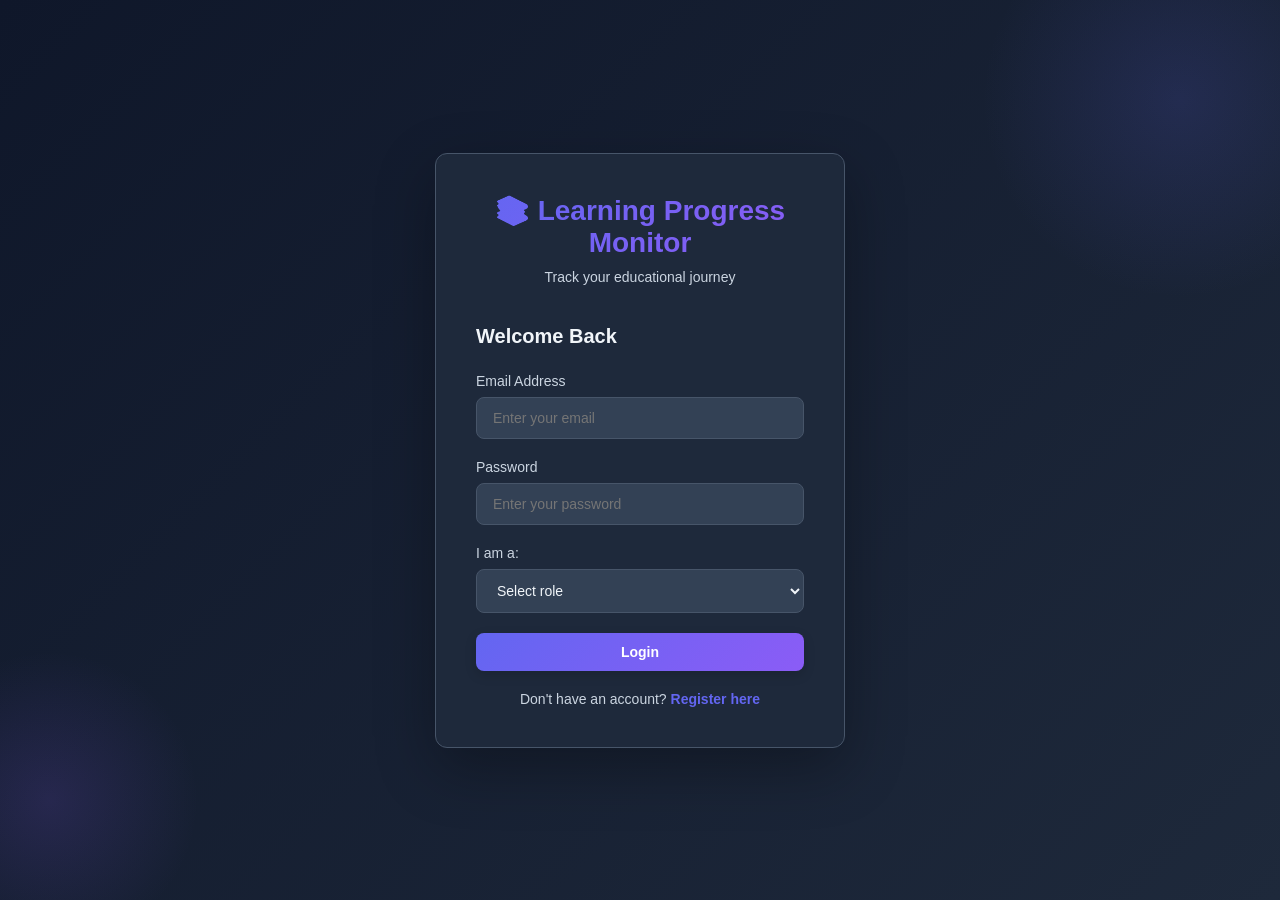
<file: frontend/index.html>
<!DOCTYPE html>
<html lang="en">
<head>
    <meta charset="UTF-8">
    <meta name="viewport" content="width=device-width, initial-scale=1.0">
    <title>Learning Progress Monitor</title>
    <link rel="stylesheet" href="styles.css">
</head>
<body>
    <!-- Auth Container -->
    <div id="auth-container" class="container">
        <div class="auth-wrapper">
            <div class="auth-card">
                <div class="auth-header">
                    <h1>📚 Learning Progress Monitor</h1>
                    <p>Track your educational journey</p>
                </div>

                <!-- Login Form -->
                <div id="login-form" class="auth-form active">
                    <h2>Welcome Back</h2>
                    <form id="loginForm">
                        <div class="form-group">
                            <label for="login-email">Email Address</label>
                            <input type="email" id="login-email" placeholder="Enter your email" required>
                        </div>
                        <div class="form-group">
                            <label for="login-password">Password</label>
                            <input type="password" id="login-password" placeholder="Enter your password" required>
                        </div>
                        <div class="form-group">
                            <label for="login-role">I am a:</label>
                            <select id="login-role" required>
                                <option value="">Select role</option>
                                <option value="student">Student</option>
                                <option value="admin">Admin</option>
                            </select>
                        </div>
                        <button type="submit" class="btn btn-primary btn-block">Login</button>
                    </form>
                    <p class="auth-toggle">Don't have an account? <a href="#" onclick="toggleAuth()">Register here</a></p>
                </div>

                <!-- Register Form -->
                <div id="register-form" class="auth-form">
                    <h2>Create Account</h2>
                    <form id="registerForm">
                        <div class="form-group">
                            <label for="register-email">Email Address</label>
                            <input type="email" id="register-email" placeholder="Enter your email" required>
                        </div>
                        <div class="form-group">
                            <label for="register-password">Password</label>
                            <input type="password" id="register-password" placeholder="Create a password" required>
                        </div>
                        <div class="form-group">
                            <label for="register-role">Join as:</label>
                            <select id="register-role" required>
                                <option value="">Select role</option>
                                <option value="student">Student</option>
                                <option value="admin">Admin</option>
                            </select>
                        </div>
                        <button type="submit" class="btn btn-primary btn-block">Create Account</button>
                    </form>
                    <p class="auth-toggle">Already have an account? <a href="#" onclick="toggleAuth()">Login here</a></p>
                </div>

                <div id="auth-message" class="message"></div>
            </div>
        </div>
    </div>

    <!-- Main App Container -->
    <div id="app-container" class="app-container hidden">
        <!-- Header -->
        <header class="header">
            <div class="header-content">
                <div class="logo">📚 Learning Progress</div>
                <div class="header-right">
                    <span id="user-email" class="user-info"></span>
                    <button class="btn btn-secondary" onclick="logout()">Logout</button>
                </div>
            </div>
        </header>

        <!-- Sidebar Navigation -->
        <nav class="sidebar">
            <ul class="nav-menu">
                <li><a href="#" onclick="showStudentDashboard()" class="nav-link active" data-page="dashboard">
                    <span class="icon">📊</span> Dashboard
                </a></li>
                <li><a href="#" onclick="showCourses()" class="nav-link" data-page="courses">
                    <span class="icon">📖</span> Courses
                </a></li>
                <li><a href="#" onclick="showProgress()" class="nav-link" data-page="progress">
                    <span class="icon">📈</span> My Progress
                </a></li>
                <li id="admin-nav" class="hidden"><a href="#" onclick="showAdminDashboard()" class="nav-link" data-page="admin">
                    <span class="icon">⚙️</span> Admin Panel
                </a></li>
            </ul>
        </nav>

        <!-- Main Content -->
        <main class="main-content">
            <!-- Dashboard Page -->
            <div id="dashboard-page" class="page active">
                <div class="page-header">
                    <h2>Welcome to Your Dashboard</h2>
                    <p>Here's your learning overview</p>
                </div>

                <div class="dashboard-grid">
                    <div class="stat-card">
                        <div class="stat-icon">📚</div>
                        <h3>Total Topics</h3>
                        <p class="stat-value" id="total-topics">0</p>
                    </div>
                    <div class="stat-card">
                        <div class="stat-icon">✅</div>
                        <h3>Completed</h3>
                        <p class="stat-value" id="completed-topics">0</p>
                    </div>
                    <div class="stat-card">
                        <div class="stat-icon">📊</div>
                        <h3>Progress</h3>
                        <p class="stat-value" id="progress-percent">0%</p>
                    </div>
                    <div class="stat-card">
                        <div class="stat-icon">🎯</div>
                        <h3>Enrolled Courses</h3>
                        <p class="stat-value" id="enrolled-count">0</p>
                    </div>
                </div>

                <div class="progress-card">
                    <h3>Overall Progress</h3>
                    <div class="progress-bar-container">
                        <div class="progress-bar" id="progress-bar-overall"></div>
                    </div>
                    <p id="progress-text" class="progress-text">0/0 topics completed</p>
                </div>
            </div>

            <!-- Courses Page -->
            <div id="courses-page" class="page">
                <div class="page-header">
                    <h2>Available Courses</h2>
                    <p>Explore and enroll in courses</p>
                </div>

                <div id="courses-list" class="courses-grid">
                    <!-- Populated by JavaScript -->
                </div>
            </div>

            <!-- Progress Page -->
            <div id="progress-page" class="page">
                <div class="page-header">
                    <h2>Your Learning Path</h2>
                    <p>Track your progress through each course</p>
                </div>

                <div id="progress-view" class="progress-view">
                    <!-- Course structure populated here -->
                </div>
            </div>

            <!-- Admin Dashboard -->
            <div id="admin-page" class="page">
                <div class="page-header">
                    <h2>Admin Dashboard</h2>
                    <p>Manage the learning system</p>
                </div>

                <div class="admin-grid">
                    <div class="admin-card">
                        <h3>📊 System Statistics</h3>
                        <div class="stat-mini">
                            <p>Total Users: <strong id="admin-users">0</strong></p>
                            <p>Total Courses: <strong id="admin-courses">0</strong></p>
                            <p>Total Topics: <strong id="admin-topics">0</strong></p>
                        </div>
                    </div>

                    <div class="admin-card">
                        <h3>🎓 Student Performance</h3>
                        <div id="admin-performance" class="performance-list">
                            <!-- Populated by JavaScript -->
                        </div>
                    </div>
                </div>
            </div>
        </main>
    </div>

    <!-- Modal for Course Details -->
    <div id="course-modal" class="modal hidden">
        <div class="modal-content">
            <button class="modal-close" onclick="closeCourseModal()">&times;</button>
            <h2 id="modal-course-title"></h2>
            <p id="modal-course-desc" class="modal-description"></p>
            
            <div id="subjects-container" class="subjects-list">
                <!-- Subjects and topics loaded here -->
            </div>

            <div class="modal-actions">
                <button class="btn btn-secondary" onclick="closeCourseModal()">Close</button>
            </div>
        </div>
    </div>

    <!-- Loading Spinner -->
    <div id="loading-spinner" class="spinner hidden">
        <div class="spinner-ring"></div>
    </div>

    <script src="app.js"></script>
</body>
</html>
</file>
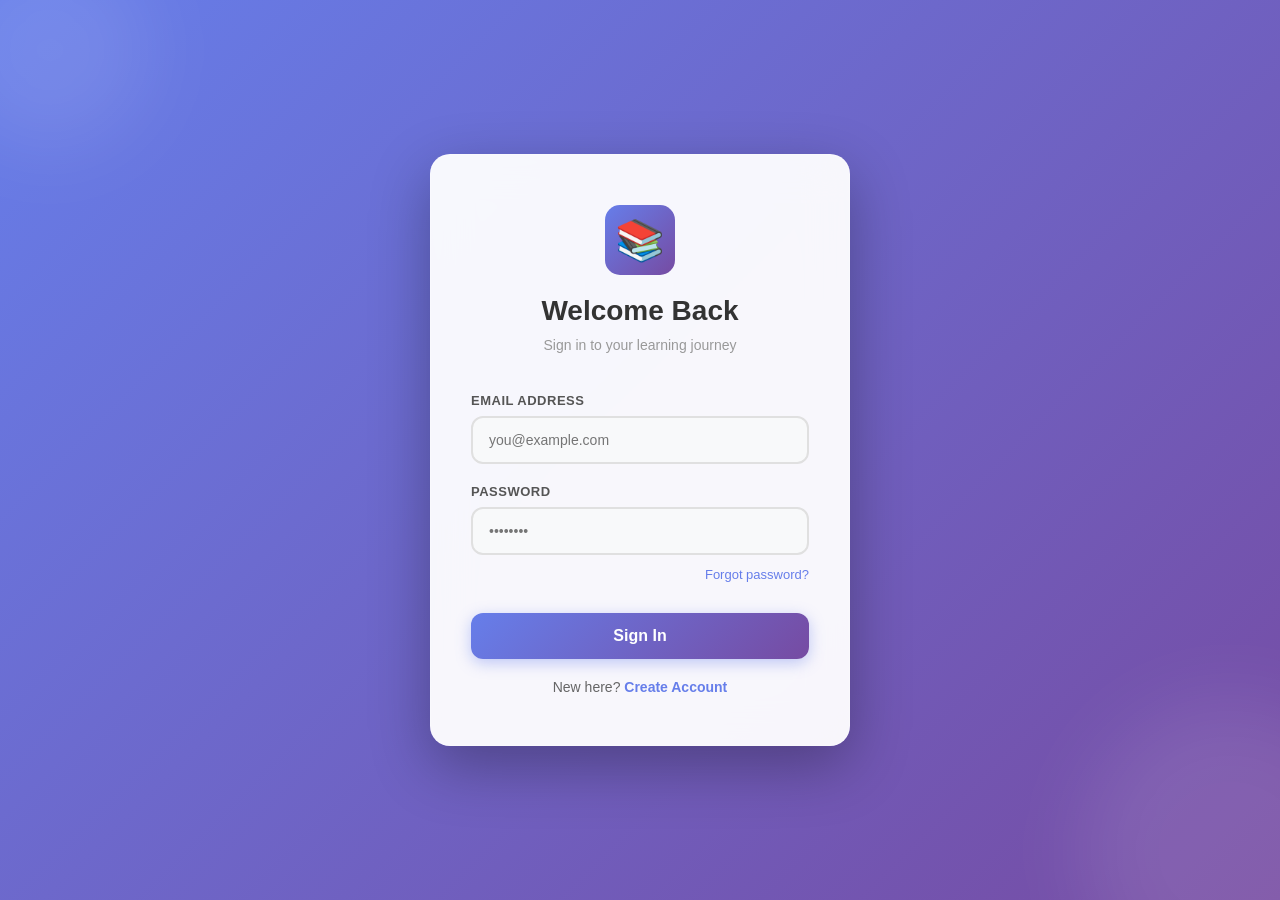
<file: new front end/index.html>
<!DOCTYPE html>
<html lang="en">
<head>
    <meta charset="UTF-8">
    <meta name="viewport" content="width=device-width, initial-scale=1.0">
    <title>Login - Learning Progress Tracker</title>
    <style>
        * {
            margin: 0;
            padding: 0;
            box-sizing: border-box;
        }

        body {
            font-family: 'Segoe UI', Tahoma, Geneva, Verdana, sans-serif;
            background: linear-gradient(135deg, #667eea 0%, #764ba2 100%);
            min-height: 100vh;
            display: flex;
            justify-content: center;
            align-items: center;
            overflow: hidden;
        }

        .background-animation {
            position: fixed;
            width: 100%;
            height: 100%;
            top: 0;
            left: 0;
            z-index: 0;
            overflow: hidden;
        }

        .blob {
            position: absolute;
            background: rgba(255, 255, 255, 0.1);
            border-radius: 50%;
            filter: blur(40px);
            animation: float 15s infinite;
        }

        .blob1 { width: 200px; height: 200px; top: -50px; left: -50px; animation-duration: 15s; }
        .blob2 { width: 300px; height: 300px; bottom: -100px; right: -100px; animation-delay: 3s; animation-duration: 18s; }
        .blob3 { width: 150px; height: 150px; top: 50%; left: 50%; animation-delay: 6s; animation-duration: 20s; }

        @keyframes float {
            0%, 100% { transform: translate(0px, 0px) scale(1); }
            33% { transform: translate(30px, -30px) scale(1.1); }
            66% { transform: translate(-20px, 20px) scale(0.9); }
        }

        .container {
            position: relative;
            z-index: 1;
            background: rgba(255, 255, 255, 0.95);
            backdrop-filter: blur(20px);
            padding: 50px 40px;
            border-radius: 20px;
            box-shadow: 0 20px 60px rgba(0, 0, 0, 0.3);
            width: 100%;
            max-width: 420px;
            border: 1px solid rgba(255, 255, 255, 0.2);
            animation: slideUp 0.8s ease-out;
        }

        @keyframes slideUp {
            from {
                opacity: 0;
                transform: translateY(40px);
            }
            to {
                opacity: 1;
                transform: translateY(0);
            }
        }

        .logo-section {
            text-align: center;
            margin-bottom: 40px;
        }

        .logo {
            width: 70px;
            height: 70px;
            background: linear-gradient(135deg, #667eea 0%, #764ba2 100%);
            border-radius: 15px;
            display: flex;
            align-items: center;
            justify-content: center;
            margin: 0 auto 20px;
            font-size: 40px;
            animation: bounce 2s infinite;
        }

        @keyframes bounce {
            0%, 100% { transform: translateY(0); }
            50% { transform: translateY(-10px); }
        }

        h2 {
            color: #333;
            font-size: 28px;
            margin-bottom: 10px;
            text-align: center;
        }

        .subtitle {
            color: #999;
            text-align: center;
            font-size: 14px;
            margin-bottom: 30px;
        }

        .input-group {
            margin-bottom: 20px;
        }

        .input-group label {
            display: block;
            color: #555;
            font-size: 13px;
            font-weight: 600;
            margin-bottom: 8px;
            text-transform: uppercase;
            letter-spacing: 0.5px;
        }

        input {
            width: 100%;
            padding: 14px 16px;
            border: 2px solid #e0e0e0;
            border-radius: 12px;
            font-size: 14px;
            transition: all 0.3s ease;
            background: #f8f9fa;
        }

        input:focus {
            outline: none;
            border-color: #667eea;
            background: white;
            box-shadow: 0 0 0 4px rgba(102, 126, 234, 0.1);
            transform: translateY(-2px);
        }

        button {
            width: 100%;
            padding: 14px;
            background: linear-gradient(135deg, #667eea 0%, #764ba2 100%);
            color: white;
            border: none;
            border-radius: 12px;
            font-size: 16px;
            font-weight: 600;
            cursor: pointer;
            margin-top: 10px;
            transition: all 0.3s ease;
            box-shadow: 0 4px 15px rgba(102, 126, 234, 0.4);
        }

        button:hover {
            transform: translateY(-2px);
            box-shadow: 0 6px 20px rgba(102, 126, 234, 0.6);
        }

        button:active {
            transform: translateY(0);
        }

        .signup-link {
            text-align: center;
            margin-top: 20px;
            color: #666;
            font-size: 14px;
        }

        .signup-link a {
            color: #667eea;
            text-decoration: none;
            font-weight: 600;
            transition: color 0.3s ease;
        }

        .signup-link a:hover {
            color: #764ba2;
            text-decoration: underline;
        }

        .forgot-password {
            text-align: right;
            margin-top: 10px;
        }

        .forgot-password a {
            color: #667eea;
            text-decoration: none;
            font-size: 13px;
            transition: color 0.3s ease;
        }

        .forgot-password a:hover {
            color: #764ba2;
        }

        @media (max-width: 480px) {
            .container {
                padding: 40px 25px;
                margin: 20px;
            }
            h2 {
                font-size: 24px;
            }
        }
    </style>
</head>
<body>
    <div class="background-animation">
        <div class="blob blob1"></div>
        <div class="blob blob2"></div>
        <div class="blob blob3"></div>
    </div>

    <div class="container">
        <div class="logo-section">
            <div class="logo">📚</div>
            <h2>Welcome Back</h2>
            <p class="subtitle">Sign in to your learning journey</p>
        </div>

        <div class="input-group">
            <label for="email">Email Address</label>
            <input id="email" type="email" placeholder="you@example.com" required>
        </div>

        <div class="input-group">
            <label for="password">Password</label>
            <input id="password" type="password" placeholder="••••••••" required>
            <div class="forgot-password">
                <a href="#">Forgot password?</a>
            </div>
        </div>

        <button onclick="login()">Sign In</button>

        <p class="signup-link">New here? <a href="register.html">Create Account</a></p>
    </div>

    <script src="js/auth.js"></script>
</body>
</html>
</file>
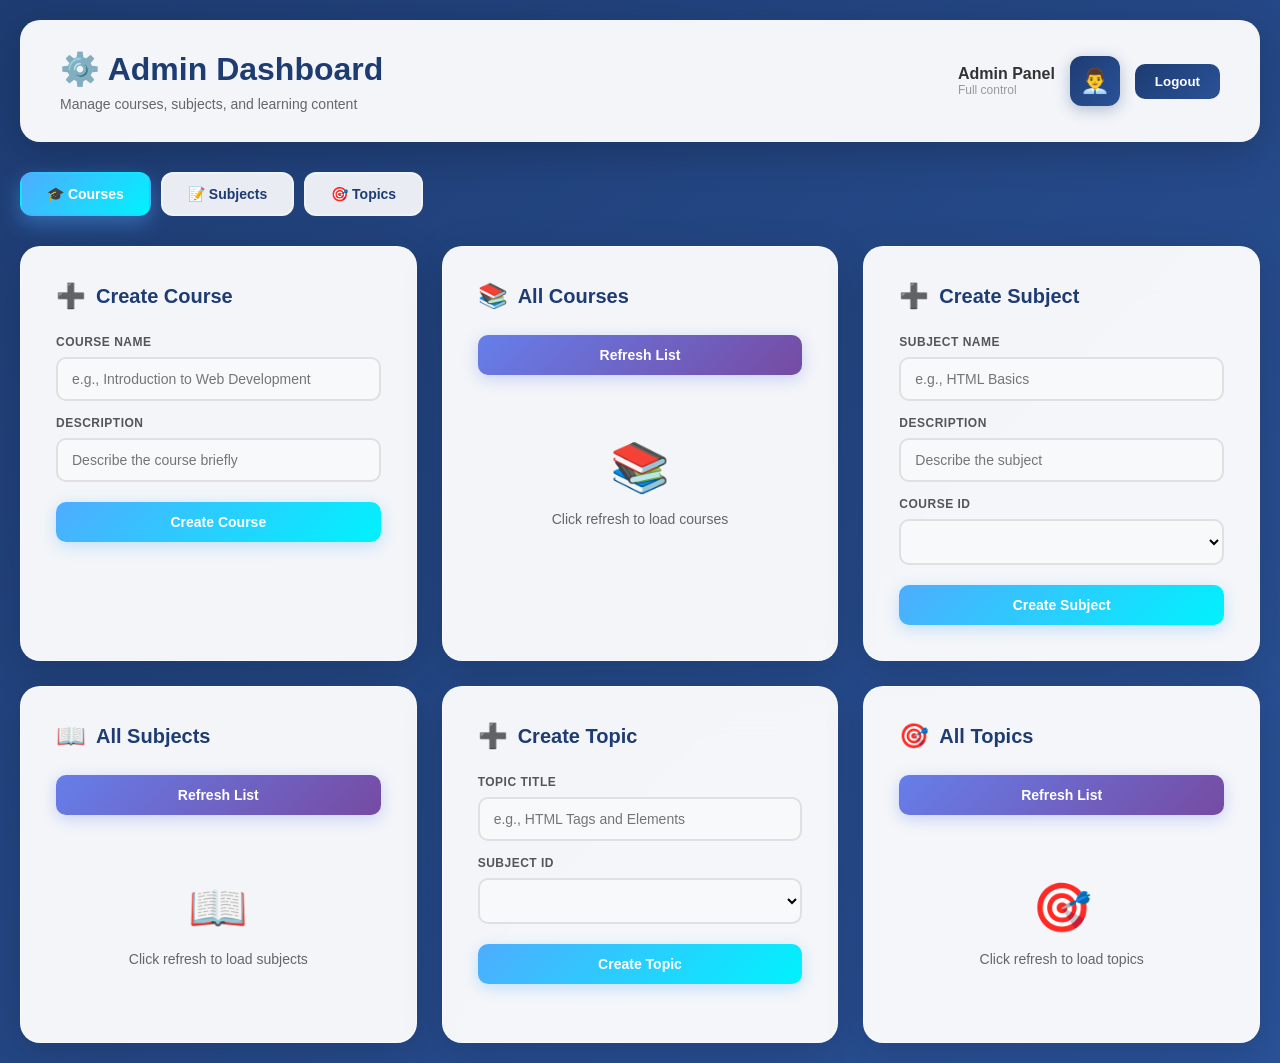
<file: new front end/admin.html>
<!DOCTYPE html>
<html lang="en">
<head>
    <meta charset="UTF-8">
    <meta name="viewport" content="width=device-width, initial-scale=1.0">
    <title>Admin Dashboard - Learning Progress Tracker</title>
    <style>
        * {
            margin: 0;
            padding: 0;
            box-sizing: border-box;
        }

        body {
            font-family: 'Segoe UI', Tahoma, Geneva, Verdana, sans-serif;
            background: linear-gradient(135deg, #1e3c72 0%, #2a5298 100%);
            min-height: 100vh;
            padding: 20px;
        }

        .header {
            background: rgba(255, 255, 255, 0.95);
            backdrop-filter: blur(20px);
            padding: 30px 40px;
            border-radius: 20px;
            box-shadow: 0 10px 40px rgba(0, 0, 0, 0.2);
            margin-bottom: 30px;
            display: flex;
            justify-content: space-between;
            align-items: center;
            animation: slideDown 0.6s ease-out;
        }

        @keyframes slideDown {
            from {
                opacity: 0;
                transform: translateY(-30px);
            }
            to {
                opacity: 1;
                transform: translateY(0);
            }
        }

        .header-content h1 {
            color: #1e3c72;
            font-size: 32px;
            margin-bottom: 8px;
        }

        .header-subtitle {
            color: #666;
            font-size: 14px;
        }

        .admin-profile {
            display: flex;
            align-items: center;
            gap: 15px;
        }

        .admin-avatar {
            width: 50px;
            height: 50px;
            background: linear-gradient(135deg, #1e3c72 0%, #2a5298 100%);
            border-radius: 12px;
            display: flex;
            align-items: center;
            justify-content: center;
            font-size: 24px;
            box-shadow: 0 4px 15px rgba(30, 60, 114, 0.3);
        }

        .logout-btn {
            padding: 10px 20px;
            background: linear-gradient(135deg, #1e3c72 0%, #2a5298 100%);
            color: white;
            border: none;
            border-radius: 10px;
            cursor: pointer;
            font-weight: 600;
            transition: all 0.3s ease;
        }

        .logout-btn:hover {
            transform: translateY(-2px);
            box-shadow: 0 4px 15px rgba(30, 60, 114, 0.4);
        }

        .container {
            max-width: 1400px;
            margin: 0 auto;
        }

        .tabs {
            display: flex;
            gap: 10px;
            margin-bottom: 30px;
            flex-wrap: wrap;
        }

        .tab-btn {
            padding: 12px 25px;
            background: rgba(255, 255, 255, 0.9);
            border: 2px solid rgba(255, 255, 255, 0.3);
            border-radius: 12px;
            cursor: pointer;
            font-weight: 600;
            font-size: 14px;
            color: #1e3c72;
            transition: all 0.3s ease;
            backdrop-filter: blur(20px);
        }

        .tab-btn:hover {
            background: white;
            border-color: white;
            transform: translateY(-2px);
            box-shadow: 0 5px 20px rgba(0, 0, 0, 0.1);
        }

        .tab-btn.active {
            background: linear-gradient(135deg, #4facfe 0%, #00f2fe 100%);
            border-color: transparent;
            color: white;
            box-shadow: 0 8px 20px rgba(79, 172, 254, 0.4);
        }

        .grid-section {
            display: grid;
            grid-template-columns: repeat(auto-fit, minmax(350px, 1fr));
            gap: 25px;
        }

        .section-card {
            background: rgba(255, 255, 255, 0.95);
            backdrop-filter: blur(20px);
            padding: 35px;
            border-radius: 20px;
            box-shadow: 0 10px 40px rgba(0, 0, 0, 0.15);
            border: 1px solid rgba(255, 255, 255, 0.5);
            animation: slideUp 0.6s ease-out forwards;
            opacity: 0;
        }

        .section-card:nth-child(1) { animation-delay: 0.1s; }
        .section-card:nth-child(2) { animation-delay: 0.2s; }
        .section-card:nth-child(3) { animation-delay: 0.3s; }
        .section-card:nth-child(4) { animation-delay: 0.4s; }

        @keyframes slideUp {
            from {
                opacity: 0;
                transform: translateY(30px);
            }
            to {
                opacity: 1;
                transform: translateY(0);
            }
        }

        .section-card h2 {
            color: #1e3c72;
            font-size: 20px;
            margin-bottom: 25px;
            display: flex;
            align-items: center;
            gap: 10px;
        }

        .section-icon {
            font-size: 24px;
        }

        .form-group {
            margin-bottom: 15px;
        }

        .form-group label {
            display: block;
            color: #555;
            font-size: 12px;
            font-weight: 600;
            margin-bottom: 8px;
            text-transform: uppercase;
            letter-spacing: 0.5px;
        }

        input, select {
            width: 100%;
            padding: 12px 14px;
            border: 2px solid #e0e0e0;
            border-radius: 10px;
            font-size: 14px;
            transition: all 0.3s ease;
            background: #f8f9fa;
            font-family: inherit;
        }

        input:focus, select:focus {
            outline: none;
            border-color: #4facfe;
            background: white;
            box-shadow: 0 0 0 4px rgba(79, 172, 254, 0.1);
            transform: translateY(-2px);
        }

        .button-group {
            display: flex;
            gap: 10px;
            margin-top: 20px;
        }

        .btn-create {
            flex: 1;
            padding: 12px 20px;
            background: linear-gradient(135deg, #4facfe 0%, #00f2fe 100%);
            color: white;
            border: none;
            border-radius: 10px;
            cursor: pointer;
            font-weight: 600;
            font-size: 14px;
            transition: all 0.3s ease;
            box-shadow: 0 4px 15px rgba(79, 172, 254, 0.3);
        }

        .btn-create:hover {
            transform: translateY(-2px);
            box-shadow: 0 6px 20px rgba(79, 172, 254, 0.5);
        }

        .btn-create:active {
            transform: translateY(0);
        }

        .btn-refresh {
            flex: 1;
            padding: 12px 20px;
            background: linear-gradient(135deg, #667eea 0%, #764ba2 100%);
            color: white;
            border: none;
            border-radius: 10px;
            cursor: pointer;
            font-weight: 600;
            font-size: 14px;
            transition: all 0.3s ease;
            box-shadow: 0 4px 15px rgba(102, 126, 234, 0.3);
        }

        .btn-refresh:hover {
            transform: translateY(-2px);
            box-shadow: 0 6px 20px rgba(102, 126, 234, 0.5);
        }

        .list-container {
            margin-top: 25px;
        }

        .item {
            padding: 15px;
            background: linear-gradient(135deg, #f5f7fa 0%, #c3cfe2 100%);
            border-radius: 12px;
            margin-bottom: 12px;
            border-left: 4px solid #4facfe;
            transition: all 0.3s ease;
            animation: slideIn 0.4s ease-out;
        }

        @keyframes slideIn {
            from {
                opacity: 0;
                transform: translateX(-20px);
            }
            to {
                opacity: 1;
                transform: translateX(0);
            }
        }

        .item:hover {
            transform: translateX(8px);
            box-shadow: 0 4px 15px rgba(79, 172, 254, 0.2);
        }

        .item-header {
            font-weight: 600;
            color: #1e3c72;
            margin-bottom: 5px;
            display: flex;
            justify-content: space-between;
            align-items: center;
        }

        .item-desc {
            font-size: 13px;
            color: #666;
            margin-bottom: 8px;
        }

        .item-actions {
            display: flex;
            gap: 8px;
        }

        .btn-small {
            padding: 6px 12px;
            background: white;
            border: 1px solid #e0e0e0;
            border-radius: 6px;
            cursor: pointer;
            font-size: 12px;
            transition: all 0.2s ease;
        }

        .btn-small:hover {
            background: #f8f9fa;
            border-color: #4facfe;
            color: #4facfe;
        }

        .empty-state {
            text-align: center;
            padding: 40px 20px;
            color: #999;
        }

        .empty-icon {
            font-size: 48px;
            margin-bottom: 15px;
        }

        .empty-text {
            color: #666;
            font-size: 14px;
        }

        @media (max-width: 768px) {
            .header {
                flex-direction: column;
                text-align: center;
                gap: 20px;
            }

            .header h1 {
                font-size: 24px;
            }

            .grid-section {
                grid-template-columns: 1fr;
            }

            .section-card {
                padding: 25px;
            }

            .tabs {
                justify-content: center;
            }
        }

        @media (max-width: 480px) {
            .header {
                padding: 20px;
            }

            .container {
                padding: 0;
            }

            .section-card {
                padding: 20px;
            }

            .section-card h2 {
                font-size: 18px;
            }

            .button-group {
                flex-direction: column;
            }
        }
    </style>
</head>
<body>
    <div class="container">
        <div class="header">
            <div class="header-content">
                <h1>⚙️ Admin Dashboard</h1>
                <p class="header-subtitle">Manage courses, subjects, and learning content</p>
            </div>
            <div class="admin-profile">
                <div>
                    <div style="color: #333; font-weight: 600;">Admin Panel</div>
                    <div style="color: #999; font-size: 12px;">Full control</div>
                </div>
                <div class="admin-avatar">👨‍💼</div>
                <button onclick="logout()" class="logout-btn">Logout</button>
            </div>
        </div>

        <div class="tabs">
            <button class="tab-btn active" onclick="switchTab('courses')">🎓 Courses</button>
            <button class="tab-btn" onclick="switchTab('subjects')">📝 Subjects</button>
            <button class="tab-btn" onclick="switchTab('topics')">🎯 Topics</button>
        </div>

        <div class="grid-section">
            <div class="section-card">
                <h2>
                    <span class="section-icon">➕</span>
                    <span>Create Course</span>
                </h2>
                <div class="form-group">
                    <label for="courseName">Course Name</label>
                    <input id="courseName" type="text" placeholder="e.g., Introduction to Web Development">
                </div>
                <div class="form-group">
                    <label for="courseDesc">Description</label>
                    <input id="courseDesc" type="text" placeholder="Describe the course briefly">
                </div>
                <div class="button-group">
                    <button class="btn-create" onclick="createCourse()">Create Course</button>
                </div>
            </div>

            <div class="section-card">
                <h2>
                    <span class="section-icon">📚</span>
                    <span>All Courses</span>
                </h2>
                <div class="button-group">
                    <button class="btn-refresh" onclick="loadCourses()">Refresh List</button>
                </div>
                <div class="list-container" id="courseList">
                    <div class="empty-state">
                        <div class="empty-icon">📚</div>
                        <div class="empty-text">Click refresh to load courses</div>
                    </div>
                </div>
            </div>

            <div class="section-card">
                <h2>
                    <span class="section-icon">➕</span>
                    <span>Create Subject</span>
                </h2>
                <div class="form-group">
                    <label for="subjectName">Subject Name</label>
                    <input id="subjectName" type="text" placeholder="e.g., HTML Basics">
                </div>
                <div class="form-group">
                    <label for="subjectDesc">Description</label>
                    <input id="subjectDesc" type="text" placeholder="Describe the subject">
                </div>
                <div class="form-group">
                    <label for="courseId">Course ID</label>
                    <select id="courseDropdown" onchange="onCourseChange()"></select>
                </div>
                <div class="button-group">
                    <button class="btn-create" onclick="createSubject()">Create Subject</button>
                </div>
            </div>

            <div class="section-card">
                <h2>
                    <span class="section-icon">📖</span>
                    <span>All Subjects</span>
                </h2>
                <div class="button-group">
                    <button class="btn-refresh" onclick="loadSubjects()">Refresh List</button>
                </div>
                <div class="list-container" id="subjectList">
                    <div class="empty-state">
                        <div class="empty-icon">📖</div>
                        <div class="empty-text">Click refresh to load subjects</div>
                    </div>
                </div>
            </div>

            <div class="section-card">
                <h2>
                    <span class="section-icon">➕</span>
                    <span>Create Topic</span>
                </h2>
                <div class="form-group">
                    <label for="topicTitle">Topic Title</label>
                    <input id="topicTitle" type="text" placeholder="e.g., HTML Tags and Elements">
                </div>
                <div class="form-group">
                    <label for="topicSubjectId">Subject ID</label>
                    <select id="subjectDropdown"></select>
                </div>
                <div class="button-group">
                    <button class="btn-create" onclick="createTopic()">Create Topic</button>
                </div>
            </div>

            <div class="section-card">
                <h2>
                    <span class="section-icon">🎯</span>
                    <span>All Topics</span>
                </h2>
                <div class="button-group">
                    <button class="btn-refresh" onclick="loadTopics()">Refresh List</button>
                </div>
                <div class="list-container" id="topicList">
                    <div class="empty-state">
                        <div class="empty-icon">🎯</div>
                        <div class="empty-text">Click refresh to load topics</div>
                    </div>
                </div>
            </div>
        </div>
    </div>

    <script>
        function initAdmin() {
            console.log("Admin panel initialized");
        }

        function switchTab(tabName) {
            // Tab switching functionality
            document.querySelectorAll('.tab-btn').forEach(btn => {
                btn.classList.remove('active');
            });
            event.target.classList.add('active');
        }
    </script>

    <script src="js/admin.js"></script>
</body>
</html>
</file>
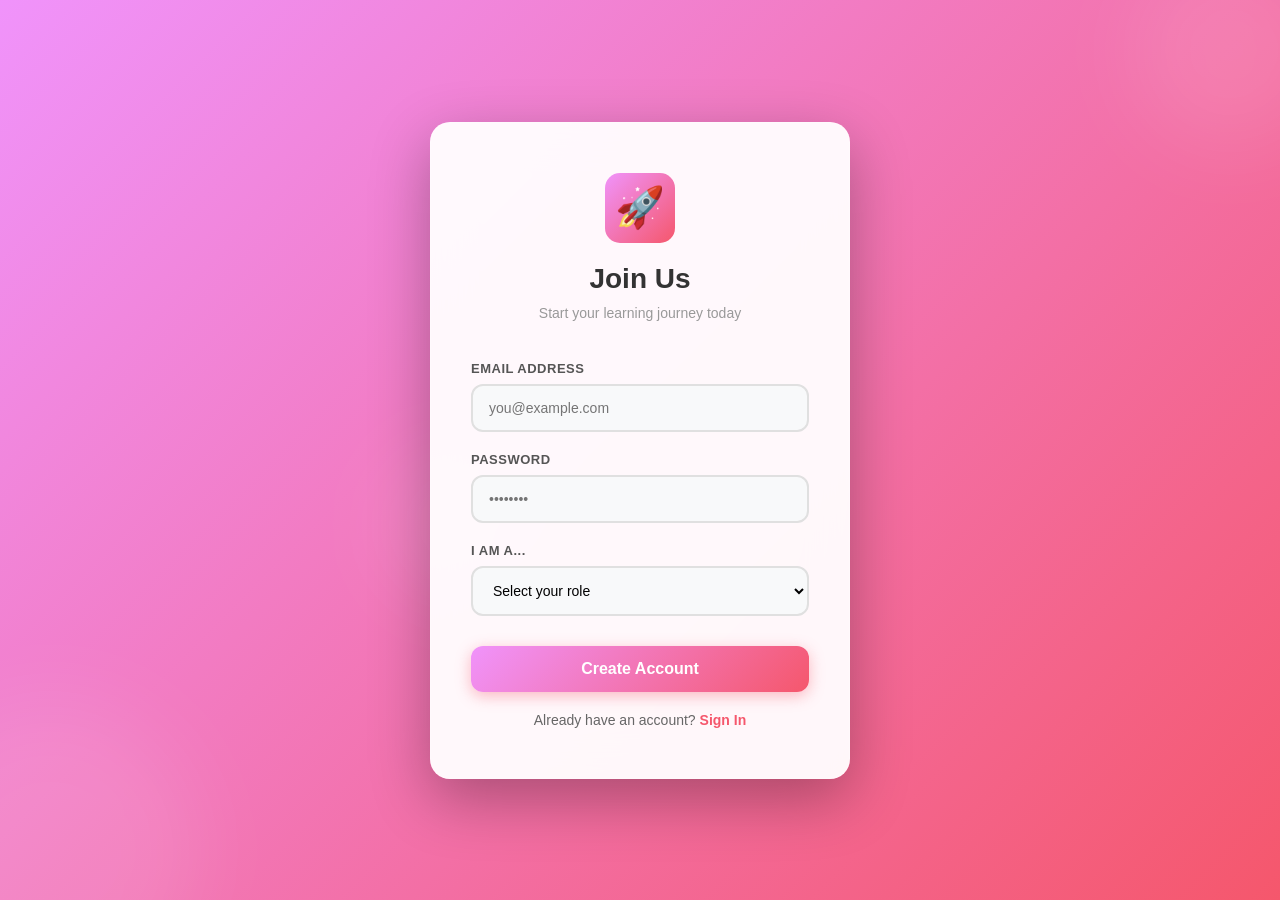
<file: new front end/register.html>
<!DOCTYPE html>
<html lang="en">
<head>
    <meta charset="UTF-8">
    <meta name="viewport" content="width=device-width, initial-scale=1.0">
    <title>Register - Learning Progress Tracker</title>
    <style>
        * {
            margin: 0;
            padding: 0;
            box-sizing: border-box;
        }

        body {
            font-family: 'Segoe UI', Tahoma, Geneva, Verdana, sans-serif;
            background: linear-gradient(135deg, #f093fb 0%, #f5576c 100%);
            min-height: 100vh;
            display: flex;
            justify-content: center;
            align-items: center;
            overflow: hidden;
        }

        .background-animation {
            position: fixed;
            width: 100%;
            height: 100%;
            top: 0;
            left: 0;
            z-index: 0;
            overflow: hidden;
        }

        .blob {
            position: absolute;
            background: rgba(255, 255, 255, 0.1);
            border-radius: 50%;
            filter: blur(40px);
            animation: float 15s infinite;
        }

        .blob1 { width: 200px; height: 200px; top: -50px; right: -50px; animation-duration: 15s; }
        .blob2 { width: 300px; height: 300px; bottom: -100px; left: -100px; animation-delay: 3s; animation-duration: 18s; }
        .blob3 { width: 150px; height: 150px; top: 50%; left: 30%; animation-delay: 6s; animation-duration: 20s; }

        @keyframes float {
            0%, 100% { transform: translate(0px, 0px) scale(1); }
            33% { transform: translate(30px, -30px) scale(1.1); }
            66% { transform: translate(-20px, 20px) scale(0.9); }
        }

        .container {
            position: relative;
            z-index: 1;
            background: rgba(255, 255, 255, 0.95);
            backdrop-filter: blur(20px);
            padding: 50px 40px;
            border-radius: 20px;
            box-shadow: 0 20px 60px rgba(0, 0, 0, 0.3);
            width: 100%;
            max-width: 420px;
            border: 1px solid rgba(255, 255, 255, 0.2);
            animation: slideUp 0.8s ease-out;
        }

        @keyframes slideUp {
            from {
                opacity: 0;
                transform: translateY(40px);
            }
            to {
                opacity: 1;
                transform: translateY(0);
            }
        }

        .logo-section {
            text-align: center;
            margin-bottom: 40px;
        }

        .logo {
            width: 70px;
            height: 70px;
            background: linear-gradient(135deg, #f093fb 0%, #f5576c 100%);
            border-radius: 15px;
            display: flex;
            align-items: center;
            justify-content: center;
            margin: 0 auto 20px;
            font-size: 40px;
            animation: bounce 2s infinite;
        }

        @keyframes bounce {
            0%, 100% { transform: translateY(0); }
            50% { transform: translateY(-10px); }
        }

        h2 {
            color: #333;
            font-size: 28px;
            margin-bottom: 10px;
            text-align: center;
        }

        .subtitle {
            color: #999;
            text-align: center;
            font-size: 14px;
            margin-bottom: 30px;
        }

        .input-group {
            margin-bottom: 20px;
        }

        .input-group label {
            display: block;
            color: #555;
            font-size: 13px;
            font-weight: 600;
            margin-bottom: 8px;
            text-transform: uppercase;
            letter-spacing: 0.5px;
        }

        input, select {
            width: 100%;
            padding: 14px 16px;
            border: 2px solid #e0e0e0;
            border-radius: 12px;
            font-size: 14px;
            transition: all 0.3s ease;
            background: #f8f9fa;
            font-family: inherit;
        }

        input:focus, select:focus {
            outline: none;
            border-color: #f5576c;
            background: white;
            box-shadow: 0 0 0 4px rgba(245, 87, 108, 0.1);
            transform: translateY(-2px);
        }

        .role-selector {
            display: grid;
            grid-template-columns: 1fr 1fr;
            gap: 12px;
            margin-bottom: 20px;
        }

        .role-option {
            padding: 16px;
            border: 2px solid #e0e0e0;
            border-radius: 12px;
            text-align: center;
            cursor: pointer;
            transition: all 0.3s ease;
            background: #f8f9fa;
        }

        .role-option:hover {
            border-color: #f5576c;
            background: rgba(245, 87, 108, 0.05);
        }

        .role-option input {
            display: none;
        }

        .role-option input:checked + label {
            color: #f5576c;
            font-weight: 600;
        }

        .role-option input:checked ~ .role-card {
            border-color: #f5576c;
            background: rgba(245, 87, 108, 0.1);
        }

        .role-card {
            font-size: 24px;
            margin-bottom: 5px;
        }

        .role-option label {
            display: block;
            font-weight: 500;
            color: #555;
            cursor: pointer;
            margin-top: 5px;
        }

        button {
            width: 100%;
            padding: 14px;
            background: linear-gradient(135deg, #f093fb 0%, #f5576c 100%);
            color: white;
            border: none;
            border-radius: 12px;
            font-size: 16px;
            font-weight: 600;
            cursor: pointer;
            margin-top: 10px;
            transition: all 0.3s ease;
            box-shadow: 0 4px 15px rgba(245, 87, 108, 0.4);
        }

        button:hover {
            transform: translateY(-2px);
            box-shadow: 0 6px 20px rgba(245, 87, 108, 0.6);
        }

        button:active {
            transform: translateY(0);
        }

        .login-link {
            text-align: center;
            margin-top: 20px;
            color: #666;
            font-size: 14px;
        }

        .login-link a {
            color: #f5576c;
            text-decoration: none;
            font-weight: 600;
            transition: color 0.3s ease;
        }

        .login-link a:hover {
            color: #f093fb;
            text-decoration: underline;
        }

        @media (max-width: 480px) {
            .container {
                padding: 40px 25px;
                margin: 20px;
            }
            h2 {
                font-size: 24px;
            }
        }
    </style>
</head>
<body>
    <div class="background-animation">
        <div class="blob blob1"></div>
        <div class="blob blob2"></div>
        <div class="blob blob3"></div>
    </div>

    <div class="container">
        <div class="logo-section">
            <div class="logo">🚀</div>
            <h2>Join Us</h2>
            <p class="subtitle">Start your learning journey today</p>
        </div>

        <div class="input-group">
            <label for="email">Email Address</label>
            <input id="email" type="email" placeholder="you@example.com" required>
        </div>

        <div class="input-group">
            <label for="password">Password</label>
            <input id="password" type="password" placeholder="••••••••" required>
        </div>

        <div class="input-group">
            <label>I am a...</label>
            <select id="role" required>
                <option value="">Select your role</option>
                <option value="student">Student</option>
                <option value="admin">Instructor/Admin</option>
            </select>
        </div>

        <button onclick="register()">Create Account</button>

        <p class="login-link">Already have an account? <a href="index.html">Sign In</a></p>
    </div>

    <script src="js/auth.js"></script>
</body>
</html>
</file>
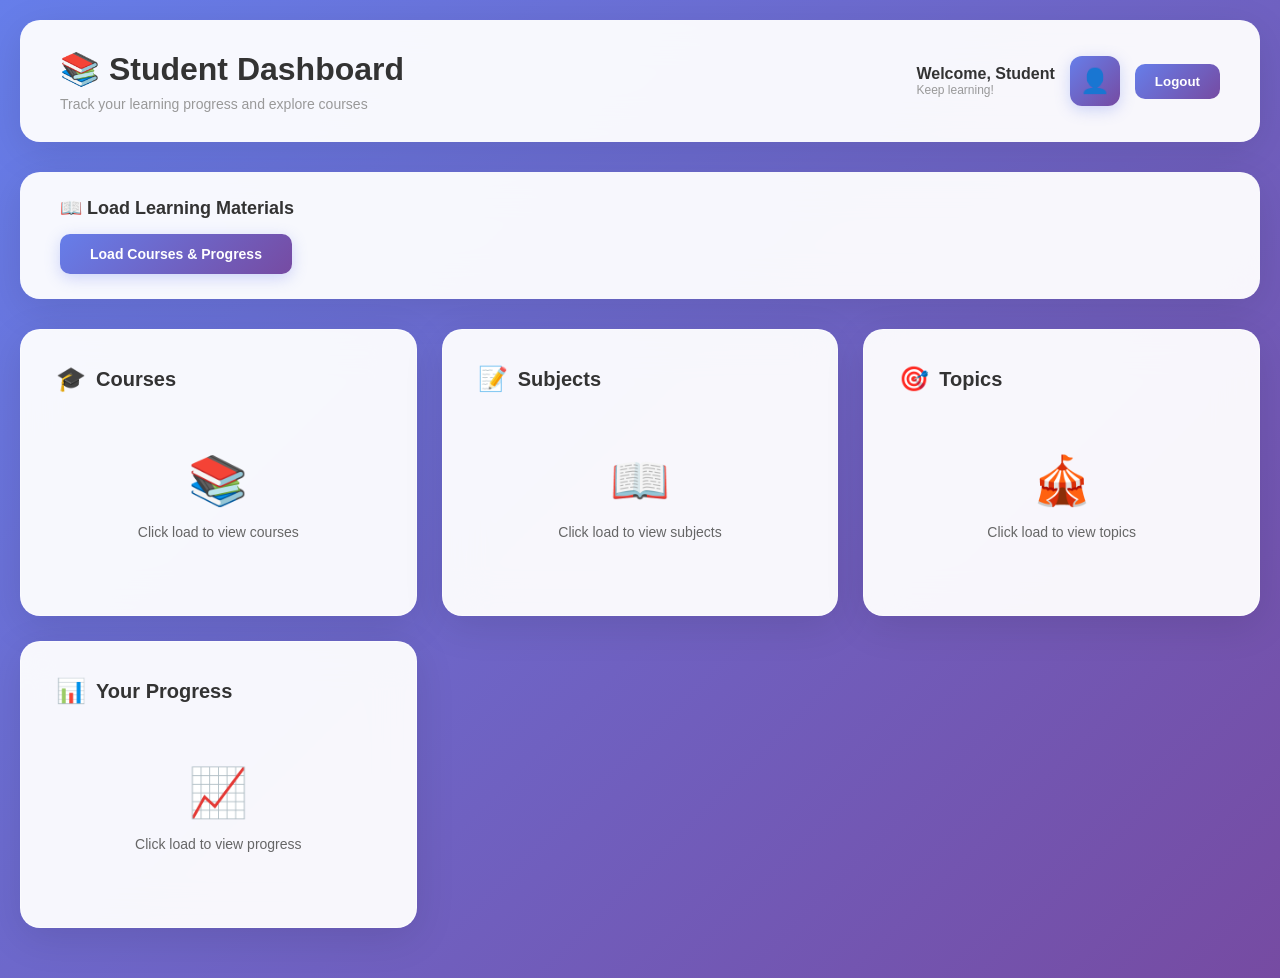
<file: new front end/student.html>
<!DOCTYPE html>
<html lang="en">
<head>
    <meta charset="UTF-8">
    <meta name="viewport" content="width=device-width, initial-scale=1.0">
    <title>Student Dashboard - Learning Progress Tracker</title>
    <style>
        * {
            margin: 0;
            padding: 0;
            box-sizing: border-box;
        }

        body {
            font-family: 'Segoe UI', Tahoma, Geneva, Verdana, sans-serif;
            background: linear-gradient(135deg, #667eea 0%, #764ba2 100%);
            min-height: 100vh;
            padding: 20px;
        }

        .header {
            background: rgba(255, 255, 255, 0.95);
            backdrop-filter: blur(20px);
            padding: 30px 40px;
            border-radius: 20px;
            box-shadow: 0 10px 40px rgba(0, 0, 0, 0.1);
            margin-bottom: 30px;
            display: flex;
            justify-content: space-between;
            align-items: center;
            animation: slideDown 0.6s ease-out;
        }

        @keyframes slideDown {
            from {
                opacity: 0;
                transform: translateY(-30px);
            }
            to {
                opacity: 1;
                transform: translateY(0);
            }
        }

        .header-content h1 {
            color: #333;
            font-size: 32px;
            margin-bottom: 8px;
        }

        .header-subtitle {
            color: #999;
            font-size: 14px;
        }

        .user-profile {
            display: flex;
            align-items: center;
            gap: 15px;
        }

        .avatar {
            width: 50px;
            height: 50px;
            background: linear-gradient(135deg, #667eea 0%, #764ba2 100%);
            border-radius: 12px;
            display: flex;
            align-items: center;
            justify-content: center;
            font-size: 24px;
            box-shadow: 0 4px 15px rgba(102, 126, 234, 0.3);
        }

        .logout-btn {
            padding: 10px 20px;
            background: linear-gradient(135deg, #667eea 0%, #764ba2 100%);
            color: white;
            border: none;
            border-radius: 10px;
            cursor: pointer;
            font-weight: 600;
            transition: all 0.3s ease;
        }

        .logout-btn:hover {
            transform: translateY(-2px);
            box-shadow: 0 4px 15px rgba(102, 126, 234, 0.4);
        }

        .container {
            max-width: 1400px;
            margin: 0 auto;
        }

        .action-section {
            background: rgba(255, 255, 255, 0.95);
            backdrop-filter: blur(20px);
            padding: 25px 40px;
            border-radius: 20px;
            box-shadow: 0 10px 40px rgba(0, 0, 0, 0.1);
            margin-bottom: 30px;
            animation: slideUp 0.6s ease-out 0.1s both;
        }

        @keyframes slideUp {
            from {
                opacity: 0;
                transform: translateY(30px);
            }
            to {
                opacity: 1;
                transform: translateY(0);
            }
        }

        .action-section h3 {
            color: #333;
            margin-bottom: 15px;
            font-size: 18px;
        }

        .load-btn {
            padding: 12px 30px;
            background: linear-gradient(135deg, #667eea 0%, #764ba2 100%);
            color: white;
            border: none;
            border-radius: 10px;
            cursor: pointer;
            font-weight: 600;
            font-size: 14px;
            transition: all 0.3s ease;
            box-shadow: 0 4px 15px rgba(102, 126, 234, 0.3);
        }

        .load-btn:hover {
            transform: translateY(-2px);
            box-shadow: 0 6px 20px rgba(102, 126, 234, 0.5);
        }

        .load-btn:active {
            transform: translateY(0);
        }

        .grid-section {
            display: grid;
            grid-template-columns: repeat(auto-fit, minmax(350px, 1fr));
            gap: 25px;
            margin-bottom: 30px;
        }

        .section-card {
            background: rgba(255, 255, 255, 0.95);
            backdrop-filter: blur(20px);
            padding: 35px;
            border-radius: 20px;
            box-shadow: 0 10px 40px rgba(0, 0, 0, 0.1);
            border: 1px solid rgba(255, 255, 255, 0.5);
            animation: slideUp 0.6s ease-out forwards;
            opacity: 0;
        }

        .section-card:nth-child(1) { animation-delay: 0.2s; }
        .section-card:nth-child(2) { animation-delay: 0.3s; }
        .section-card:nth-child(3) { animation-delay: 0.4s; }
        .section-card:nth-child(4) { animation-delay: 0.5s; }

        .section-card h2 {
            color: #333;
            font-size: 20px;
            margin-bottom: 20px;
            display: flex;
            align-items: center;
            gap: 10px;
        }

        .section-icon {
            font-size: 24px;
        }

        .card-content {
            min-height: 150px;
        }

        .item {
            padding: 15px;
            background: linear-gradient(135deg, #f5f7fa 0%, #c3cfe2 100%);
            border-radius: 12px;
            margin-bottom: 12px;
            border-left: 4px solid #667eea;
            transition: all 0.3s ease;
            animation: slideIn 0.4s ease-out;
        }

        @keyframes slideIn {
            from {
                opacity: 0;
                transform: translateX(-20px);
            }
            to {
                opacity: 1;
                transform: translateX(0);
            }
        }

        .item:hover {
            transform: translateX(8px);
            box-shadow: 0 4px 15px rgba(102, 126, 234, 0.2);
        }

        .item-name {
            font-weight: 600;
            color: #333;
            margin-bottom: 5px;
        }

        .item-desc {
            font-size: 13px;
            color: #666;
        }

        .progress-bar {
            width: 100%;
            height: 8px;
            background: #e0e0e0;
            border-radius: 10px;
            overflow: hidden;
            margin-top: 10px;
        }

        .progress-fill {
            height: 100%;
            background: linear-gradient(90deg, #667eea 0%, #764ba2 100%);
            border-radius: 10px;
            animation: growWidth 1s ease-out;
        }

        @keyframes growWidth {
            from {
                width: 0;
            }
        }

        .empty-state {
            text-align: center;
            padding: 40px 20px;
            color: #999;
        }

        .empty-icon {
            font-size: 48px;
            margin-bottom: 15px;
        }

        .empty-text {
            color: #666;
            font-size: 14px;
        }

        @media (max-width: 768px) {
            .header {
                flex-direction: column;
                text-align: center;
                gap: 20px;
            }

            .header h1 {
                font-size: 24px;
            }

            .grid-section {
                grid-template-columns: 1fr;
            }

            .section-card {
                padding: 25px;
            }
        }

        @media (max-width: 480px) {
            .header {
                padding: 20px;
            }

            .container {
                padding: 0;
            }

            .section-card {
                padding: 20px;
            }

            .section-card h2 {
                font-size: 18px;
            }
        }
    </style>
</head>
<body>
    <div class="container">
        <div class="header">
            <div class="header-content">
                <h1>📚 Student Dashboard</h1>
                <p class="header-subtitle">Track your learning progress and explore courses</p>
            </div>
            <div class="user-profile">
                <div>
                    <div style="color: #333; font-weight: 600;">Welcome, Student</div>
                    <div style="color: #999; font-size: 12px;">Keep learning!</div>
                </div>
                <div class="avatar">👤</div>
                <button onclick="logout()" class="logout-btn">Logout</button>
            </div>
        </div>

        <div class="action-section">
            <h3>📖 Load Learning Materials</h3>
            <button class="load-btn" onclick="loadCourses()">Load Courses & Progress</button>
        </div>

        <div class="grid-section">
            <div class="section-card">
                <h2>
                    <span class="section-icon">🎓</span>
                    <span>Courses</span>
                </h2>
                <div class="card-content" id="courses">
                    <div class="empty-state">
                        <div class="empty-icon">📚</div>
                        <div class="empty-text">Click load to view courses</div>
                    </div>
                </div>
            </div>

            <div class="section-card">
                <h2>
                    <span class="section-icon">📝</span>
                    <span>Subjects</span>
                </h2>
                <div class="card-content" id="subjects">
                    <div class="empty-state">
                        <div class="empty-icon">📖</div>
                        <div class="empty-text">Click load to view subjects</div>
                    </div>
                </div>
            </div>

            <div class="section-card">
                <h2>
                    <span class="section-icon">🎯</span>
                    <span>Topics</span>
                </h2>
                <div class="card-content" id="topics">
                    <div class="empty-state">
                        <div class="empty-icon">🎪</div>
                        <div class="empty-text">Click load to view topics</div>
                    </div>
                </div>
            </div>

            <div class="section-card">
                <h2>
                    <span class="section-icon">📊</span>
                    <span>Your Progress</span>
                </h2>
                <div class="card-content" id="progress">
                    <div class="empty-state">
                        <div class="empty-icon">📈</div>
                        <div class="empty-text">Click load to view progress</div>
                    </div>
                </div>
            </div>
        </div>
    </div>

    <script src="js/student.js"></script>
</body>
</html>
</file>
<file: frontend/styles.css>
* {
    margin: 0;
    padding: 0;
    box-sizing: border-box;
}

:root {
    --primary: #6366f1;
    --primary-dark: #4f46e5;
    --secondary: #8b5cf6;
    --success: #10b981;
    --danger: #ef4444;
    --warning: #f59e0b;
    --bg-primary: #0f172a;
    --bg-secondary: #1e293b;
    --bg-tertiary: #334155;
    --text-primary: #f1f5f9;
    --text-secondary: #cbd5e1;
    --text-muted: #94a3b8;
    --border: #475569;
    --shadow: 0 20px 60px rgba(0, 0, 0, 0.3);
    --shadow-md: 0 10px 25px rgba(0, 0, 0, 0.2);
    --shadow-sm: 0 4px 12px rgba(0, 0, 0, 0.15);
    --radius: 12px;
    --transition: all 0.3s cubic-bezier(0.4, 0, 0.2, 1);
}

html, body {
    font-family: -apple-system, BlinkMacSystemFont, 'Segoe UI', Roboto, Oxygen, Ubuntu, Cantarell, sans-serif;
    background: var(--bg-primary);
    color: var(--text-primary);
    height: 100%;
    overflow: hidden;
}

/* ===================== AUTH STYLES ===================== */

.container {
    width: 100%;
    height: 100vh;
    display: flex;
    align-items: center;
    justify-content: center;
    background: linear-gradient(135deg, #0f172a 0%, #1e293b 100%);
    position: relative;
    overflow: hidden;
}

.container::before {
    content: '';
    position: absolute;
    width: 400px;
    height: 400px;
    background: radial-gradient(circle, rgba(99, 102, 241, 0.15) 0%, transparent 70%);
    border-radius: 50%;
    top: -100px;
    right: -100px;
    animation: float 6s ease-in-out infinite;
}

.container::after {
    content: '';
    position: absolute;
    width: 300px;
    height: 300px;
    background: radial-gradient(circle, rgba(139, 92, 246, 0.15) 0%, transparent 70%);
    border-radius: 50%;
    bottom: -50px;
    left: -100px;
    animation: float 8s ease-in-out infinite reverse;
}

@keyframes float {
    0%, 100% { transform: translateY(0px); }
    50% { transform: translateY(30px); }
}

.auth-wrapper {
    position: relative;
    z-index: 2;
    width: 100%;
    max-width: 450px;
    padding: 20px;
}

.auth-card {
    background: var(--bg-secondary);
    border: 1px solid var(--border);
    border-radius: var(--radius);
    padding: 40px;
    box-shadow: var(--shadow);
    backdrop-filter: blur(10px);
}

.auth-header {
    text-align: center;
    margin-bottom: 40px;
}

.auth-header h1 {
    font-size: 28px;
    margin-bottom: 10px;
    background: linear-gradient(135deg, var(--primary), var(--secondary));
    -webkit-background-clip: text;
    -webkit-text-fill-color: transparent;
    background-clip: text;
}

.auth-header p {
    color: var(--text-secondary);
    font-size: 14px;
}

.auth-form {
    display: none;
    animation: fadeIn 0.3s ease-in;
}

.auth-form.active {
    display: block;
}

@keyframes fadeIn {
    from {
        opacity: 0;
        transform: translateY(10px);
    }
    to {
        opacity: 1;
        transform: translateY(0);
    }
}

.auth-form h2 {
    font-size: 20px;
    margin-bottom: 25px;
    color: var(--text-primary);
}

.form-group {
    margin-bottom: 20px;
}

.form-group label {
    display: block;
    margin-bottom: 8px;
    font-size: 14px;
    font-weight: 500;
    color: var(--text-secondary);
}

.form-group input,
.form-group select {
    width: 100%;
    padding: 12px 16px;
    background: var(--bg-tertiary);
    border: 1px solid var(--border);
    border-radius: 8px;
    color: var(--text-primary);
    font-size: 14px;
    transition: var(--transition);
}

.form-group input:focus,
.form-group select:focus {
    outline: none;
    border-color: var(--primary);
    background: rgba(99, 102, 241, 0.1);
    box-shadow: 0 0 0 3px rgba(99, 102, 241, 0.1);
}

.auth-toggle {
    text-align: center;
    margin-top: 20px;
    font-size: 14px;
    color: var(--text-secondary);
}

.auth-toggle a {
    color: var(--primary);
    text-decoration: none;
    font-weight: 600;
    transition: var(--transition);
}

.auth-toggle a:hover {
    color: var(--secondary);
}

.message {
    margin-top: 20px;
    padding: 12px 16px;
    border-radius: 8px;
    font-size: 14px;
    text-align: center;
    display: none;
}

.message.error {
    display: block;
    background: rgba(239, 68, 68, 0.1);
    color: #fca5a5;
    border: 1px solid rgba(239, 68, 68, 0.3);
}

.message.success {
    display: block;
    background: rgba(16, 185, 129, 0.1);
    color: #86efac;
    border: 1px solid rgba(16, 185, 129, 0.3);
}

/* ===================== BUTTON STYLES ===================== */

.btn {
    padding: 11px 24px;
    border: none;
    border-radius: 8px;
    font-size: 14px;
    font-weight: 600;
    cursor: pointer;
    transition: var(--transition);
    display: inline-flex;
    align-items: center;
    justify-content: center;
    gap: 8px;
}

.btn-primary {
    background: linear-gradient(135deg, var(--primary), var(--secondary));
    color: white;
    box-shadow: var(--shadow-sm);
}

.btn-primary:hover {
    transform: translateY(-2px);
    box-shadow: var(--shadow-md);
}

.btn-secondary {
    background: var(--bg-tertiary);
    color: var(--text-primary);
    border: 1px solid var(--border);
}

.btn-secondary:hover {
    background: var(--border);
}

.btn-success {
    background: var(--success);
    color: white;
}

.btn-success:hover {
    background: #059669;
}

.btn-block {
    width: 100%;
}

.btn-sm {
    padding: 8px 16px;
    font-size: 12px;
}

.btn:disabled {
    opacity: 0.6;
    cursor: not-allowed;
}

/* ===================== APP LAYOUT ===================== */

.app-container {
    display: flex;
    height: 100vh;
    overflow: hidden;
}

.app-container.hidden {
    display: none;
}

.header {
    grid-column: 1 / -1;
    background: var(--bg-secondary);
    border-bottom: 1px solid var(--border);
    padding: 16px 0;
    position: sticky;
    top: 0;
    z-index: 100;
}

.header-content {
    max-width: 1600px;
    margin: 0 auto;
    padding: 0 24px;
    display: flex;
    justify-content: space-between;
    align-items: center;
}

.logo {
    font-size: 20px;
    font-weight: 700;
    background: linear-gradient(135deg, var(--primary), var(--secondary));
    -webkit-background-clip: text;
    -webkit-text-fill-color: transparent;
    background-clip: text;
}

.header-right {
    display: flex;
    align-items: center;
    gap: 20px;
}

.user-info {
    color: var(--text-secondary);
    font-size: 14px;
}

.sidebar {
    width: 260px;
    background: var(--bg-secondary);
    border-right: 1px solid var(--border);
    padding: 24px 0;
    overflow-y: auto;
    position: sticky;
    top: 60px;
    height: calc(100vh - 60px);
}

.nav-menu {
    list-style: none;
}

.nav-menu li {
    padding: 0 12px;
    margin-bottom: 4px;
}

.nav-link {
    display: flex;
    align-items: center;
    gap: 12px;
    padding: 12px 16px;
    color: var(--text-secondary);
    text-decoration: none;
    border-radius: 8px;
    transition: var(--transition);
    font-size: 14px;
    font-weight: 500;
}

.nav-link:hover {
    background: var(--bg-tertiary);
    color: var(--text-primary);
}

.nav-link.active {
    background: linear-gradient(135deg, rgba(99, 102, 241, 0.2), rgba(139, 92, 246, 0.2));
    color: var(--primary);
    border-left: 3px solid var(--primary);
    padding-left: 13px;
}

.icon {
    font-size: 18px;
}

.main-content {
    flex: 1;
    display: flex;
    flex-direction: column;
    overflow: hidden;
    background: var(--bg-primary);
}

.page {
    display: none;
    overflow-y: auto;
    padding: 40px 40px;
    animation: fadeIn 0.3s ease-in;
    height: 100%;
}

.page.active {
    display: flex;
    flex-direction: column;
}

.page-header {
    margin-bottom: 40px;
}

.page-header h2 {
    font-size: 28px;
    margin-bottom: 8px;
}

.page-header p {
    color: var(--text-secondary);
    font-size: 14px;
}

/* ===================== DASHBOARD ===================== */

.dashboard-grid {
    display: grid;
    grid-template-columns: repeat(auto-fit, minmax(200px, 1fr));
    gap: 20px;
    margin-bottom: 40px;
}

.stat-card {
    background: var(--bg-secondary);
    border: 1px solid var(--border);
    border-radius: var(--radius);
    padding: 24px;
    text-align: center;
    transition: var(--transition);
    cursor: pointer;
}

.stat-card:hover {
    background: var(--bg-tertiary);
    border-color: var(--primary);
    transform: translateY(-4px);
}

.stat-icon {
    font-size: 36px;
    margin-bottom: 12px;
}

.stat-card h3 {
    font-size: 14px;
    color: var(--text-secondary);
    font-weight: 500;
    margin-bottom: 8px;
    text-transform: uppercase;
    letter-spacing: 0.5px;
}

.stat-value {
    font-size: 32px;
    font-weight: 700;
    background: linear-gradient(135deg, var(--primary), var(--secondary));
    -webkit-background-clip: text;
    -webkit-text-fill-color: transparent;
    background-clip: text;
}

.progress-card {
    background: var(--bg-secondary);
    border: 1px solid var(--border);
    border-radius: var(--radius);
    padding: 24px;
}

.progress-card h3 {
    margin-bottom: 20px;
    font-size: 16px;
}

.progress-bar-container {
    width: 100%;
    height: 12px;
    background: var(--bg-tertiary);
    border-radius: 6px;
    overflow: hidden;
    margin-bottom: 16px;
}

.progress-bar {
    height: 100%;
    background: linear-gradient(90deg, var(--primary), var(--secondary));
    border-radius: 6px;
    width: 0%;
    transition: width 0.6s ease;
}

.progress-text {
    color: var(--text-secondary);
    font-size: 14px;
}

/* ===================== COURSES ===================== */

.courses-grid {
    display: grid;
    grid-template-columns: repeat(auto-fill, minmax(300px, 1fr));
    gap: 24px;
}

.course-card {
    background: var(--bg-secondary);
    border: 1px solid var(--border);
    border-radius: var(--radius);
    padding: 24px;
    cursor: pointer;
    transition: var(--transition);
    overflow: hidden;
    position: relative;
}

.course-card::before {
    content: '';
    position: absolute;
    top: 0;
    left: 0;
    right: 0;
    height: 4px;
    background: linear-gradient(90deg, var(--primary), var(--secondary));
}

.course-card:hover {
    border-color: var(--primary);
    transform: translateY(-8px);
    box-shadow: var(--shadow-md);
}

.course-icon {
    font-size: 32px;
    margin-bottom: 12px;
}

.course-card h3 {
    font-size: 18px;
    margin-bottom: 8px;
}

.course-card p {
    color: var(--text-secondary);
    font-size: 14px;
    line-height: 1.6;
    margin-bottom: 16px;
}

.course-meta {
    display: flex;
    justify-content: space-between;
    align-items: center;
    padding-top: 16px;
    border-top: 1px solid var(--border);
    font-size: 13px;
    color: var(--text-muted);
}

.course-status {
    display: inline-block;
    padding: 4px 12px;
    background: rgba(16, 185, 129, 0.1);
    color: #86efac;
    border-radius: 4px;
    font-size: 12px;
    font-weight: 600;
}

.course-status.not-enrolled {
    background: rgba(99, 102, 241, 0.1);
    color: #a5f3fc;
}

/* ===================== PROGRESS VIEW ===================== */

.progress-view {
    display: flex;
    flex-direction: column;
    gap: 20px;
}

.course-section {
    background: var(--bg-secondary);
    border: 1px solid var(--border);
    border-radius: var(--radius);
    padding: 24px;
    margin-bottom: 20px;
}

.course-title {
    font-size: 18px;
    margin-bottom: 20px;
    padding-bottom: 16px;
    border-bottom: 2px solid var(--primary);
}

.subjects-list {
    display: flex;
    flex-direction: column;
    gap: 16px;
}

.subject-item {
    background: var(--bg-tertiary);
    border-left: 3px solid var(--primary);
    padding: 16px;
    border-radius: 8px;
    cursor: pointer;
    transition: var(--transition);
}

.subject-item:hover {
    background: rgba(99, 102, 241, 0.1);
}

.subject-name {
    font-weight: 600;
    margin-bottom: 12px;
    color: var(--text-primary);
}

.topics-list {
    display: flex;
    flex-direction: column;
    gap: 8px;
    margin-left: 0;
    padding-left: 0;
    list-style: none;
}

.topic-item {
    display: flex;
    align-items: center;
    gap: 12px;
    padding: 10px 12px;
    background: rgba(255, 255, 255, 0.05);
    border-radius: 6px;
    transition: var(--transition);
}

.topic-item:hover {
    background: rgba(99, 102, 241, 0.15);
}

.topic-checkbox {
    width: 20px;
    height: 20px;
    cursor: pointer;
    accent-color: var(--primary);
}

.topic-label {
    flex: 1;
    cursor: pointer;
    font-size: 14px;
}

.topic-item.completed .topic-label {
    color: var(--text-muted);
    text-decoration: line-through;
}

.topic-item.completed .topic-checkbox {
    accent-color: var(--success);
}

/* ===================== MODAL ===================== */

.modal {
    position: fixed;
    top: 0;
    left: 0;
    right: 0;
    bottom: 0;
    background: rgba(0, 0, 0, 0.7);
    display: flex;
    align-items: center;
    justify-content: center;
    z-index: 1000;
    animation: fadeIn 0.2s ease;
    backdrop-filter: blur(4px);
}

.modal.hidden {
    display: none;
}

.modal-content {
    background: var(--bg-secondary);
    border: 1px solid var(--border);
    border-radius: var(--radius);
    padding: 32px;
    max-width: 600px;
    width: 90%;
    max-height: 85vh;
    overflow-y: auto;
    position: relative;
    box-shadow: var(--shadow);
}

.modal-close {
    position: absolute;
    top: 16px;
    right: 16px;
    width: 32px;
    height: 32px;
    border: none;
    background: transparent;
    color: var(--text-secondary);
    font-size: 24px;
    cursor: pointer;
    transition: var(--transition);
}

.modal-close:hover {
    color: var(--text-primary);
    transform: rotate(90deg);
}

.modal-content h2 {
    margin-bottom: 8px;
}

.modal-description {
    color: var(--text-secondary);
    margin-bottom: 24px;
    font-size: 14px;
}

.modal-actions {
    display: flex;
    gap: 12px;
    margin-top: 24px;
    padding-top: 24px;
    border-top: 1px solid var(--border);
}

/* ===================== ADMIN ===================== */

.admin-grid {
    display: grid;
    grid-template-columns: repeat(auto-fit, minmax(350px, 1fr));
    gap: 24px;
}

.admin-card {
    background: var(--bg-secondary);
    border: 1px solid var(--border);
    border-radius: var(--radius);
    padding: 24px;
}

.admin-card h3 {
    font-size: 16px;
    margin-bottom: 20px;
    padding-bottom: 16px;
    border-bottom: 1px solid var(--border);
}

.stat-mini {
    display: flex;
    flex-direction: column;
    gap: 12px;
}

.stat-mini p {
    display: flex;
    justify-content: space-between;
    color: var(--text-secondary);
    font-size: 14px;
}

.stat-mini strong {
    color: var(--text-primary);
    font-weight: 700;
}

.performance-list {
    display: flex;
    flex-direction: column;
    gap: 12px;
}

.performance-item {
    display: flex;
    justify-content: space-between;
    align-items: center;
    padding: 12px;
    background: var(--bg-tertiary);
    border-radius: 6px;
    font-size: 13px;
}

.performance-item strong {
    color: var(--text-primary);
}

/* ===================== LOADING SPINNER ===================== */

.spinner {
    position: fixed;
    top: 50%;
    left: 50%;
    transform: translate(-50%, -50%);
    z-index: 2000;
    display: flex;
    align-items: center;
    justify-content: center;
}

.spinner.hidden {
    display: none;
}

.spinner-ring {
    border: 4px solid rgba(99, 102, 241, 0.1);
    border-top: 4px solid var(--primary);
    border-radius: 50%;
    width: 48px;
    height: 48px;
    animation: spin 1s linear infinite;
}

@keyframes spin {
    0% { transform: rotate(0deg); }
    100% { transform: rotate(360deg); }
}

/* ===================== SCROLLBAR ===================== */

::-webkit-scrollbar {
    width: 8px;
    height: 8px;
}

::-webkit-scrollbar-track {
    background: var(--bg-secondary);
}

::-webkit-scrollbar-thumb {
    background: var(--border);
    border-radius: 4px;
}

::-webkit-scrollbar-thumb:hover {
    background: var(--text-muted);
}

/* ===================== RESPONSIVE ===================== */

@media (max-width: 1024px) {
    .sidebar {
        width: 200px;
    }

    .dashboard-grid {
        grid-template-columns: repeat(2, 1fr);
    }

    .courses-grid {
        grid-template-columns: repeat(auto-fill, minmax(250px, 1fr));
    }
}

@media (max-width: 768px) {
    .app-container {
        flex-direction: column;
    }

    .sidebar {
        width: 100%;
        height: auto;
        position: static;
        display: flex;
        overflow-x: auto;
        padding: 12px 0;
    }

    .nav-menu {
        display: flex;
        gap: 4px;
        padding: 0 12px;
        flex-wrap: nowrap;
        overflow-x: auto;
    }

    .nav-menu li {
        margin-bottom: 0;
        flex-shrink: 0;
    }

    .main-content {
        padding: 20px;
    }

    .page {
        padding: 20px;
    }

    .dashboard-grid {
        grid-template-columns: 1fr;
    }

    .courses-grid {
        grid-template-columns: 1fr;
    }

    .admin-grid {
        grid-template-columns: 1fr;
    }

    .modal-content {
        max-height: 90vh;
        width: 95%;
        padding: 24px;
    }

    .header-content {
        padding: 0 16px;
    }

    .header-right {
        gap: 12px;
    }

    .btn-sm {
        padding: 6px 12px;
        font-size: 12px;
    }
}

@media (max-width: 480px) {
    .auth-card {
        padding: 24px;
    }

    .auth-header h1 {
        font-size: 24px;
    }

    .page-header h2 {
        font-size: 22px;
    }

    .logo {
        font-size: 16px;
    }

    .user-info {
        display: none;
    }

    .dashboard-grid {
        gap: 12px;
    }

    .stat-card {
        padding: 16px;
    }

    .stat-value {
        font-size: 24px;
    }
}
</file>
